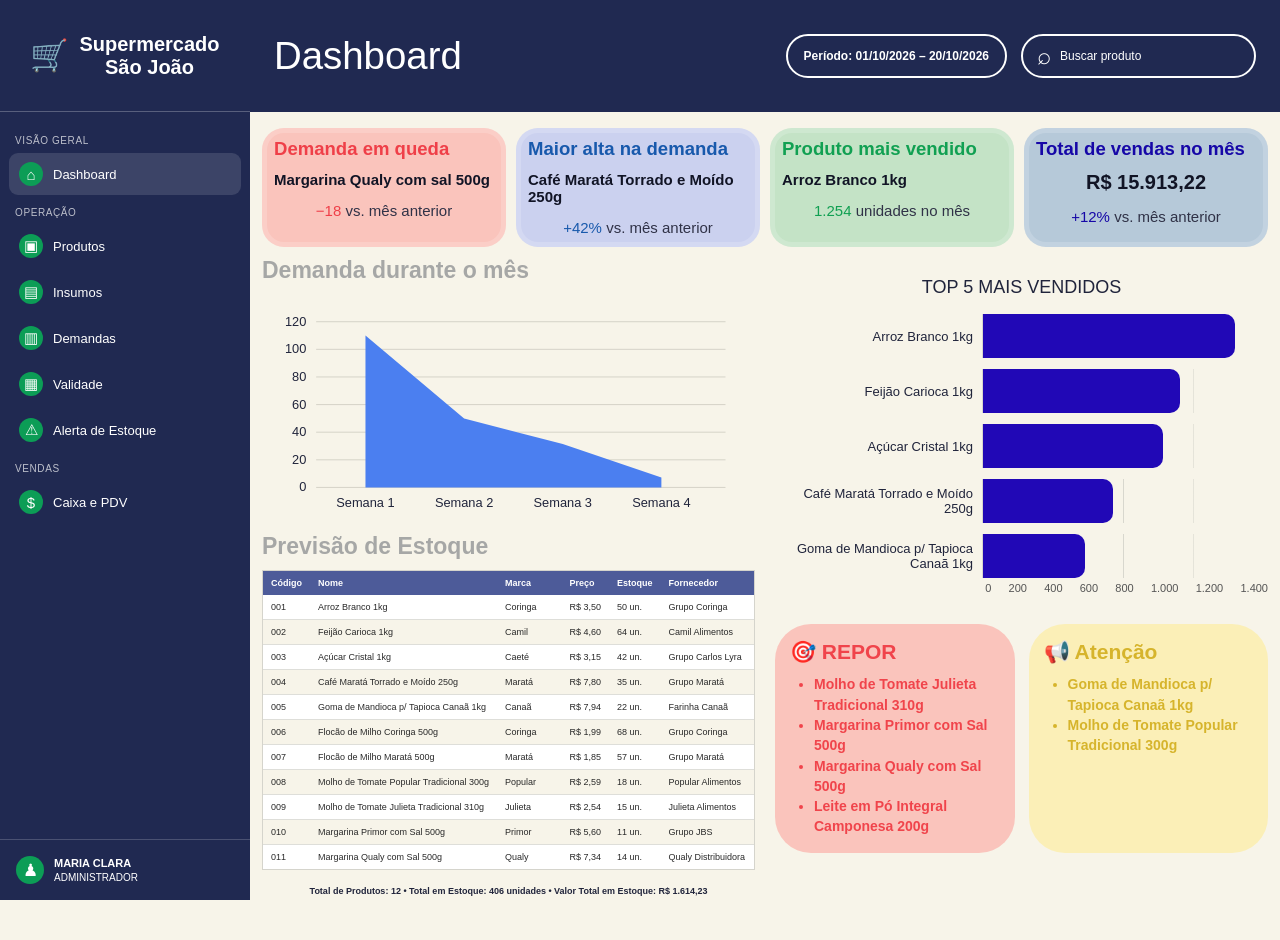
<file: index.html>
<!doctype html>
<html lang="pt-BR">
<head>
  <meta charset="utf-8">
  <meta name="viewport" content="width=device-width, initial-scale=1">
  <title>Supermercado São João | Dashboard</title>
  <link rel="stylesheet" href="style.css">
</head>
<body>
  <div class="app">
    <aside class="sidebar" id="sidebar">
      <div class="brand"><span class="cart">🛒</span><span>Supermercado<br>São João</span></div>
      <nav class="nav" id="nav">
        <p class="nav-label">Visão geral</p>
        <button class="nav-link active" data-page="dashboard"><span>⌂</span>Dashboard</button>
        <p class="nav-label">Operação</p>
        <button class="nav-link" data-page="produtos"><span>▣</span>Produtos</button>
        <button class="nav-link" data-page="insumos"><span>▤</span>Insumos</button>
        <button class="nav-link" data-page="demandas"><span>▥</span>Demandas</button>
        <button class="nav-link" data-page="validade"><span>▦</span>Validade</button>
        <button class="nav-link" data-page="estoque"><span>⚠</span>Alerta de Estoque</button>
        <p class="nav-label">Vendas</p>
        <button class="nav-link" data-page="vendas"><span>$</span>Caixa e PDV</button>
      </nav>
      <div class="user"><span class="avatar">♟</span><div><b>MARIA CLARA</b><small>ADMINISTRADOR</small></div></div>
    </aside>

    <main class="main">
      <header class="topbar">
        <button class="mobile-menu" id="menuBtn" aria-label="Abrir menu">☰</button>
        <h1 id="pageTitle">Dashboard</h1>
        <div class="top-actions">
          <button class="period" id="periodBtn">Período: 01/10/2026 – 20/10/2026</button>
          <label class="search"><span>⌕</span><input id="searchInput" type="search" placeholder="Buscar produto"></label>
        </div>
      </header>

      <section class="content" id="content">
        <div class="kpis">
          <article class="kpi red"><h2>Demanda em queda</h2><strong>Margarina Qualy com sal 500g</strong><p>−18 <span>vs. mês anterior</span></p></article>
          <article class="kpi blue"><h2>Maior alta na demanda</h2><strong>Café Maratá Torrado e Moído 250g</strong><p>+42% <span>vs. mês anterior</span></p></article>
          <article class="kpi green"><h2>Produto mais vendido</h2><strong>Arroz Branco 1kg</strong><p>1.254 <span>unidades no mês</span></p></article>
          <article class="kpi slate"><h2>Total de vendas no mês</h2><strong class="sales-value">R$ 15.913,22</strong><p>+12% <span>vs. mês anterior</span></p></article>
        </div>

        <div class="overview">
          <section class="panel">
            <h2>Demanda durante o mês</h2>
            <div class="chart-card">
              <svg class="area-chart" viewBox="0 0 470 220" role="img" aria-label="Gráfico de demanda semanal">
                <g class="grid-lines"><path d="M40 20H455 M40 48H455 M40 76H455 M40 104H455 M40 132H455 M40 160H455 M40 188H455"/></g>
                <g class="y-labels"><text x="30" y="192">0</text><text x="30" y="164">20</text><text x="30" y="136">40</text><text x="30" y="108">60</text><text x="30" y="80">80</text><text x="30" y="52">100</text><text x="30" y="24">120</text></g>
                <path class="area" d="M90 34 L190 118 L290 144 L390 178 L390 188 L90 188Z"/>
                <g class="x-labels"><text x="90" y="208">Semana 1</text><text x="190" y="208">Semana 2</text><text x="290" y="208">Semana 3</text><text x="390" y="208">Semana 4</text></g>
              </svg>
            </div>
            <h2 class="stock-heading">Previsão de Estoque</h2>
            <div class="table-wrap"><table class="stock-table"><thead><tr><th>Código</th><th>Nome</th><th>Marca</th><th>Preço</th><th>Estoque</th><th>Fornecedor</th><th>Validade</th></tr></thead><tbody id="stockRows"></tbody></table></div>
            <p class="table-foot" id="stockFoot"></p>
          </section>

          <section class="panel right-panel">
            <div class="chart-title">TOP 5 MAIS VENDIDOS</div>
            <div class="bars" id="topBars"></div>
            <div class="axis"><span>0</span><span>200</span><span>400</span><span>600</span><span>800</span><span>1.000</span><span>1.200</span><span>1.400</span></div>
            <div class="alerts">
              <article class="alert-card reorder"><h3>🎯 REPOR</h3><ul id="reorderList"></ul></article>
              <article class="alert-card attention"><h3>📢 Atenção</h3><ul id="attentionList"></ul></article>
            </div>
          </section>
        </div>
      </section>
    </main>
  </div>
  <script src="app.js"></script>
</body>
</html>
</file>
<file: style.css>
:root{font-family:Inter,Arial,sans-serif;color:#20243b;background:#f7f4e9;font-synthesis:none;--navy:#202951;--paper:#f7f4e9;--purple:#2108b6}
*{box-sizing:border-box}body{margin:0;background:var(--paper)}button,input{font:inherit}button{cursor:pointer}.app{min-height:100vh;display:grid;grid-template-columns:250px minmax(0,1fr)}
.sidebar{height:100vh;min-height:600px;position:sticky;top:0;display:flex;flex-direction:column;background:var(--navy);color:white}.brand{height:112px;display:flex;align-items:center;justify-content:center;gap:10px;padding:15px;border-bottom:1px solid #ffffff40;text-align:center;font-size:20px;font-weight:850}.cart{font-size:31px;color:#0da65a}.nav{display:flex;flex-direction:column;gap:4px;padding:15px 9px;flex:1}.nav-label{margin:8px 6px 3px;font-size:10px;letter-spacing:.06em;text-transform:uppercase;opacity:.7}.nav-link{display:flex;align-items:center;gap:10px;border:0;border-radius:9px;padding:9px 10px;background:transparent;color:#fff;text-align:left;font-size:13px}.nav-link:hover,.nav-link.active{background:#ffffff20}.nav-link span{width:24px;height:24px;display:grid;place-items:center;border-radius:50%;background:#0c9d56;font-size:15px}.user{display:flex;align-items:center;gap:10px;padding:16px;border-top:1px solid #ffffff30;font-size:11px}.user b,.user small{display:block}.user small{margin-top:3px;font-size:10px}.avatar{display:grid;place-items:center;width:28px;height:28px;border-radius:50%;background:#0c9d56;font-size:17px}
.main{min-width:0}.topbar{min-height:112px;padding:18px 24px;display:flex;align-items:center;justify-content:space-between;gap:16px;background:var(--navy);color:white}.topbar h1{margin:0;font-size:clamp(27px,3vw,39px);font-weight:450}.top-actions{display:flex;align-items:center;gap:14px}.period{border:2px solid white;border-radius:28px;background:transparent;color:white;padding:13px 16px;font-size:12px;font-weight:750}.search{width:235px;display:flex;align-items:center;gap:9px;padding:0 14px;border:2px solid white;border-radius:28px}.search span{font-size:24px}.search input{width:100%;min-width:0;padding:13px 0;border:0;outline:0;background:transparent;color:white;font-size:12px}.search input::placeholder{color:white}.mobile-menu{display:none}
.content{max-width:1600px;margin:auto;padding:16px 12px 28px}.kpis{display:grid;grid-template-columns:repeat(4,minmax(0,1fr));gap:10px}.kpi{min-height:110px;padding:11px 12px;border-radius:22px;box-shadow:inset 0 0 0 5px #ffffff2b}.kpi h2{margin:0 0 12px;font-size:clamp(15px,1.45vw,22px);font-weight:850;line-height:1.1}.kpi strong{display:block;margin-bottom:14px;color:#111425;font-size:15px}.kpi p{margin:0;text-align:center;font-size:15px}.kpi p span{color:#303247}.red{background:#fac4bc;color:#ef3f48}.blue{background:#cbd1ef;color:#1859ac}.green{background:#c4e3c6;color:#11a052}.slate{background:#b6c9d9;color:#1607a7}.sales-value{text-align:center;font-size:20px!important}
.overview{display:grid;grid-template-columns:minmax(0,1fr) minmax(0,1fr);gap:20px;margin-top:10px}.panel{min-width:0}.panel>h2{margin:0 0 10px;color:#a6a7a6;font-size:23px;font-weight:850}.chart-card{height:225px;padding:8px 12px 0}.area-chart{width:100%;height:100%;overflow:visible}.grid-lines{fill:none;stroke:#d5d3c8;stroke-width:1}.y-labels,.x-labels{fill:currentColor;font-size:13px;text-anchor:middle}.y-labels{text-anchor:end}.area{fill:#4b7ff0}.stock-heading{margin-top:14px!important}.table-wrap{max-height:300px;overflow:auto;border:1px solid #d5d4cc;background:white}.stock-table{width:100%;border-collapse:collapse;white-space:nowrap;color:#292929;font-size:9px}.stock-table th{padding:7px 8px;background:#4d5b99;color:white;text-align:left;font-weight:650}.stock-table td{padding:7px 8px;border-bottom:1px solid #deded9}.stock-table tr:nth-child(even){background:#f7f4e9}.stock-table tr:hover{background:#e8edff}.table-foot{padding:7px;text-align:center;font-size:9px;font-weight:750}.chart-title{margin:20px 0 4px;text-align:center;font-size:18px}.bars{display:flex;flex-direction:column;gap:11px;padding:12px 4px 0}.barrow{display:grid;grid-template-columns:minmax(120px,40%) 1fr;gap:9px;align-items:center;font-size:13px}.barlabel{text-align:right}.bartrack{height:44px;border-left:1px solid #d8d7ce;background:linear-gradient(90deg,transparent 24.8%,#d8d7ce 25%,transparent 25.2%,transparent 49.8%,#d8d7ce 50%,transparent 50.2%,transparent 74.8%,#d8d7ce 75%,transparent 75.2%)}.bar{height:100%;border-radius:0 10px 10px 0;background:var(--purple)}.axis{display:flex;justify-content:space-between;margin-left:calc(40% + 13px);padding-top:4px;color:#555;font-size:11px}.alerts{display:grid;grid-template-columns:1fr 1fr;gap:14px;align-content:center;padding:30px 0 10px}.alert-card{min-height:145px;padding:16px 15px;border-radius:36px}.alert-card h3{margin:0 0 10px;font-size:21px}.alert-card ul{margin:0;padding-left:24px;font-size:14px;font-weight:750;line-height:1.45}.reorder{background:#fac4bc;color:#f0444b}.attention{background:#fbefb7;color:#d6b42c}
@media(max-width:1100px){.app{grid-template-columns:205px minmax(0,1fr)}.brand{font-size:17px}.topbar{padding:15px}.top-actions{gap:8px}.search{width:190px}.kpis{grid-template-columns:repeat(2,minmax(0,1fr))}.overview{gap:8px}.kpi{min-height:100px}}
@media(max-width:720px){.app{display:block}.sidebar{position:fixed;z-index:5;left:-260px;width:250px;transition:left .2s;box-shadow:10px 0 30px #0003}.sidebar.open{left:0}.mobile-menu{display:inline-flex;border:1px solid #ffffff55;border-radius:9px;padding:8px;background:#ffffff20;color:white}.topbar{min-height:88px;flex-wrap:wrap;padding:13px}.topbar h1{flex:1;font-size:27px}.top-actions{width:100%;justify-content:space-between}.period{padding:10px;font-size:10px}.search{width:52%}.content{padding:12px 10px}.kpis{gap:8px}.kpi{min-height:110px;padding:10px;border-radius:16px}.kpi h2{font-size:15px}.kpi strong{font-size:12px;margin-bottom:10px}.kpi p{font-size:12px}.overview{grid-template-columns:1fr}.panel>h2{font-size:21px}.chart-card{height:210px}.bars{padding-top:5px}.barrow{grid-template-columns:minmax(110px,38%) 1fr;font-size:11px}.bar,.bartrack{height:36px}.axis{margin-left:calc(38% + 13px)}.alerts{gap:8px;padding-top:20px}.alert-card{min-height:140px;padding:13px 10px;border-radius:24px}.alert-card h3{font-size:16px}.alert-card ul{padding-left:18px;font-size:12px}}
.simple-page{padding:24px;background:#fff;border:1px solid #deded5;border-radius:14px;min-height:260px}.simple-page h2{margin-top:0;color:#202951}.simple-page p{line-height:1.6;color:#555;max-width:650px}.back-btn{border:0;border-radius:9px;background:#202951;color:#fff;padding:10px 14px;font-weight:700}
</file>
